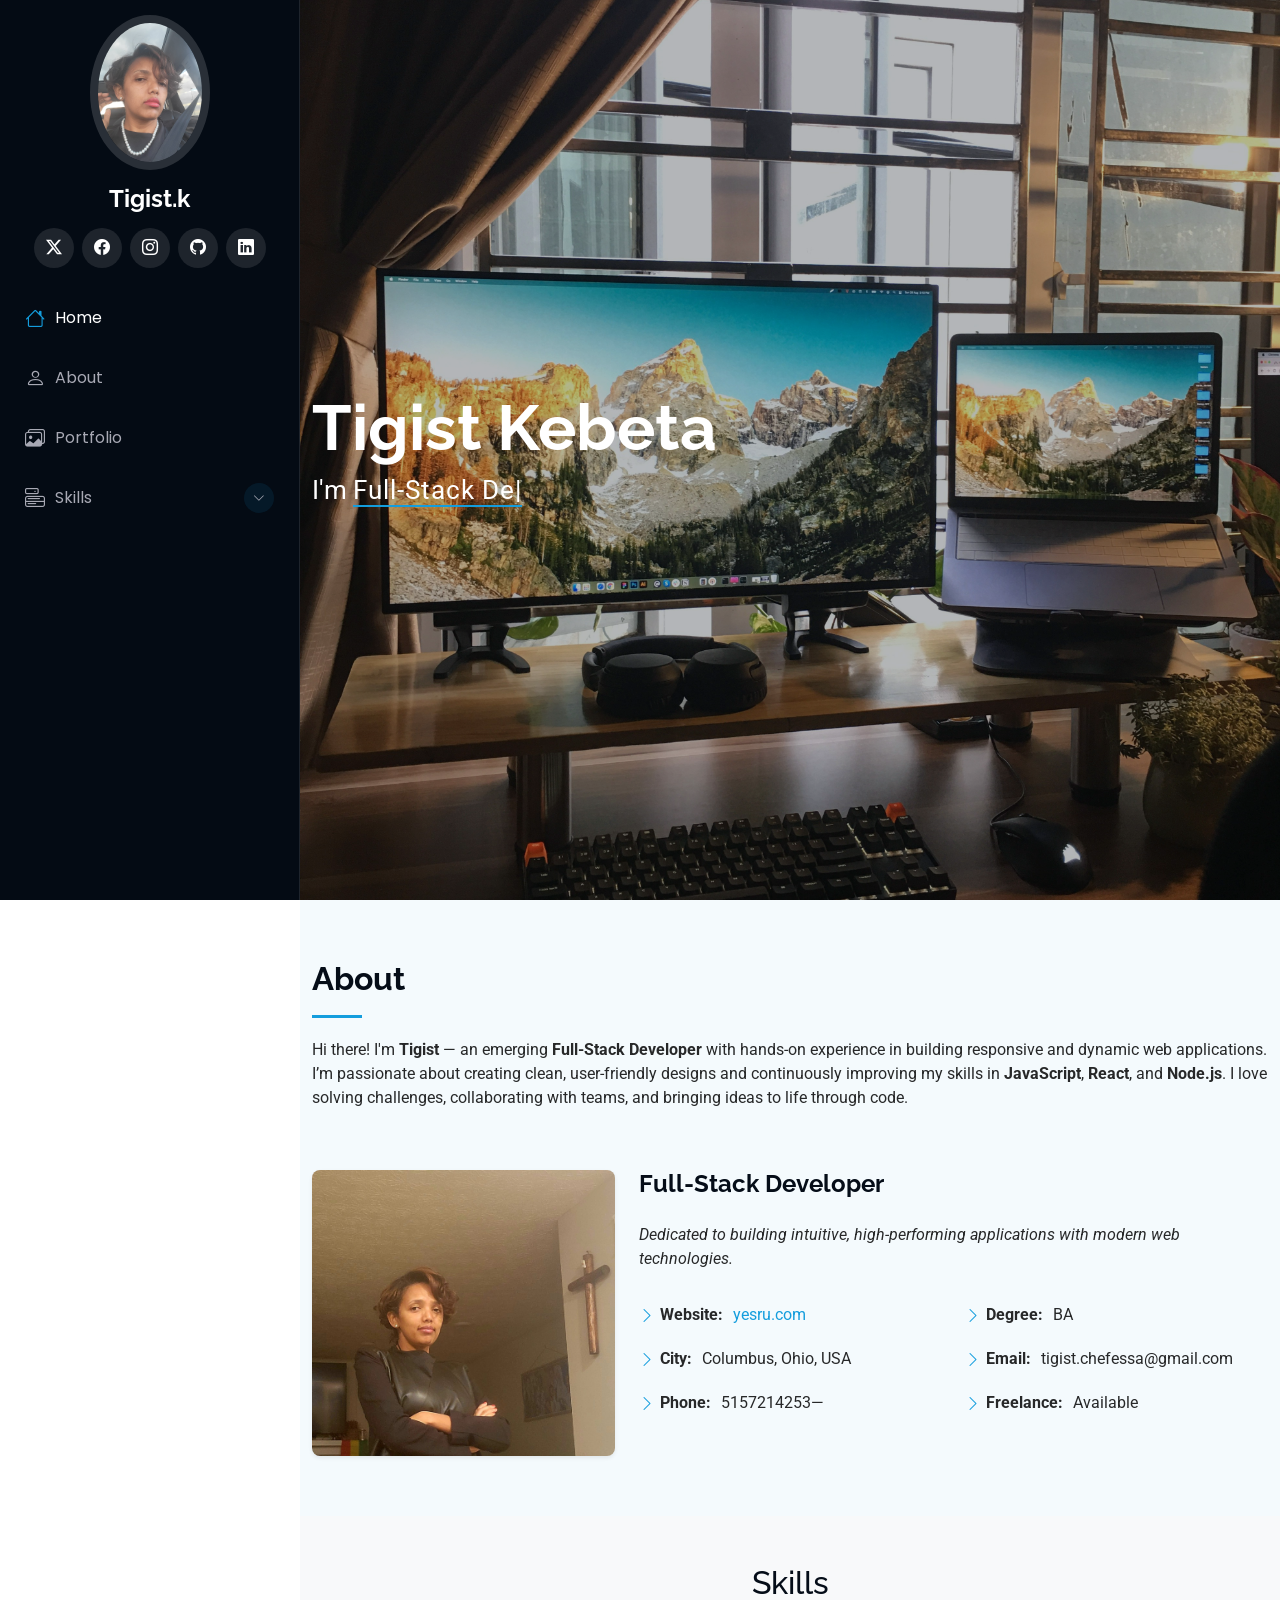
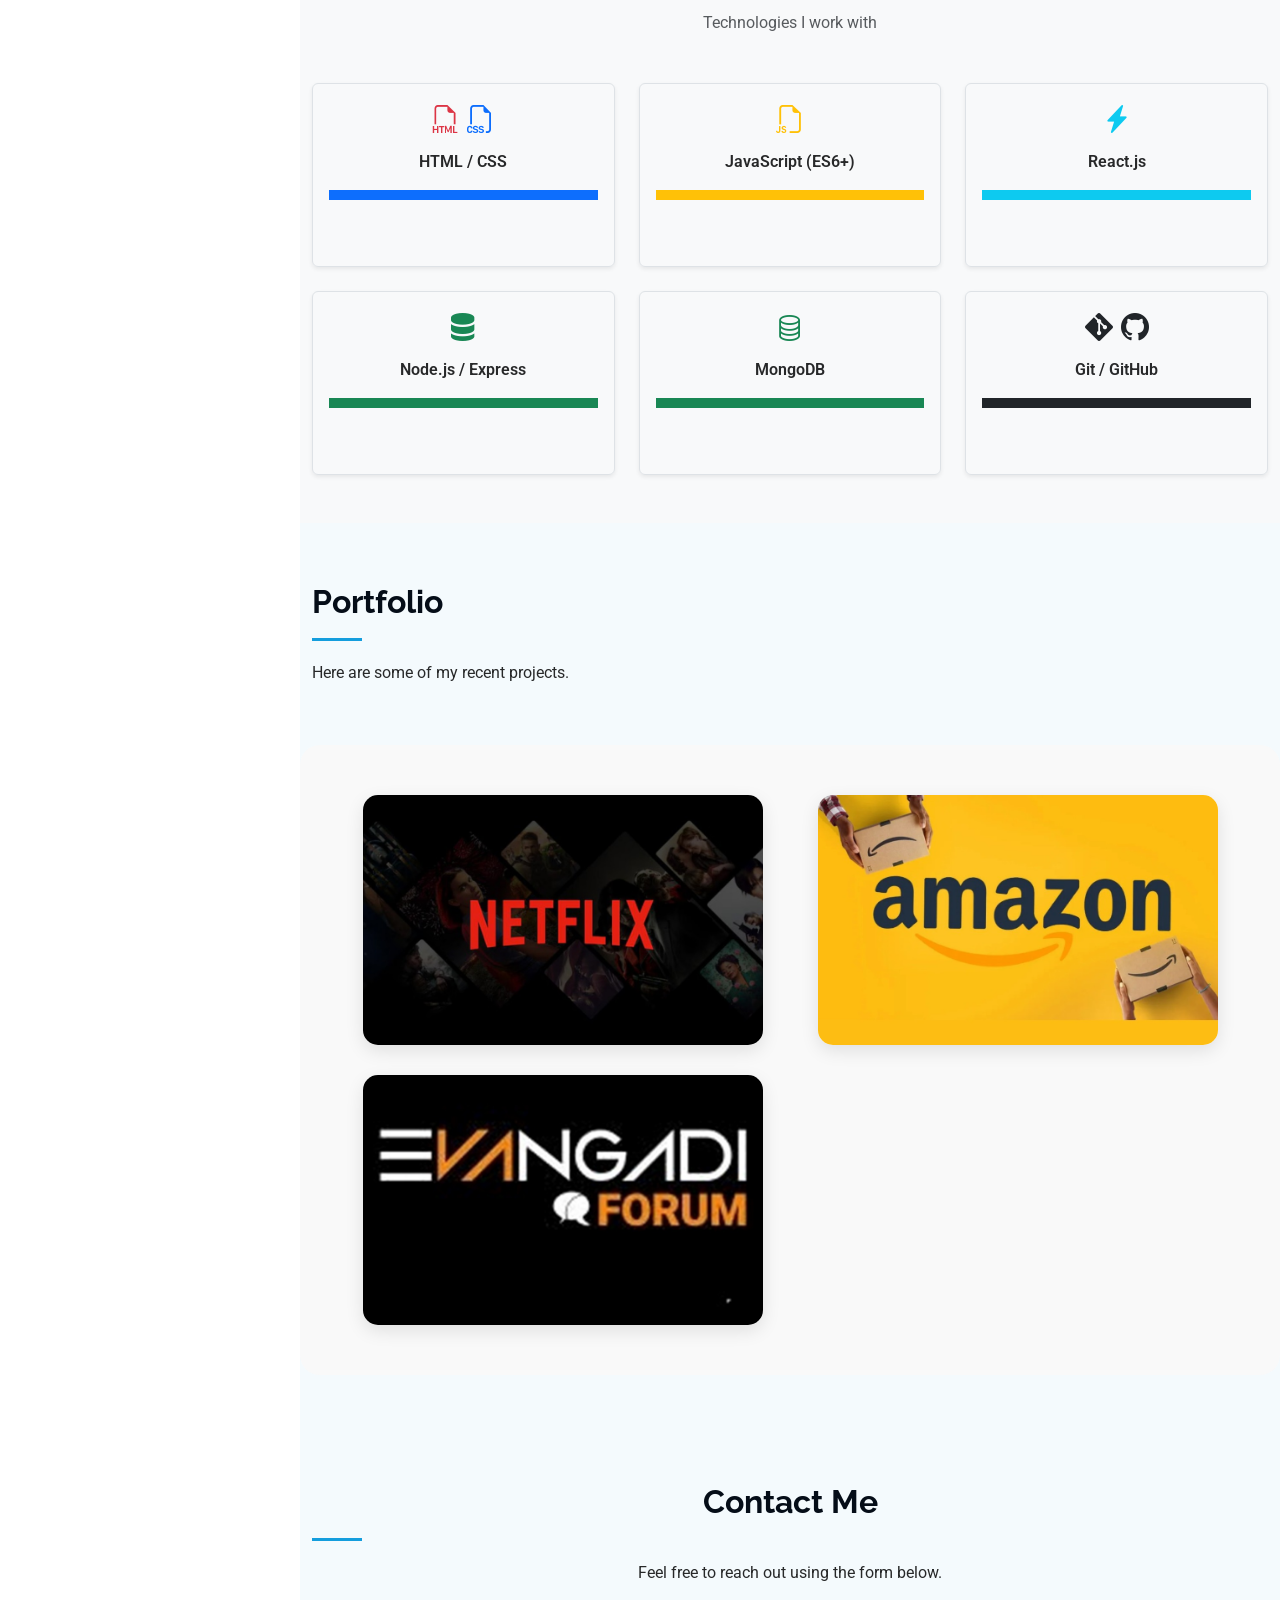
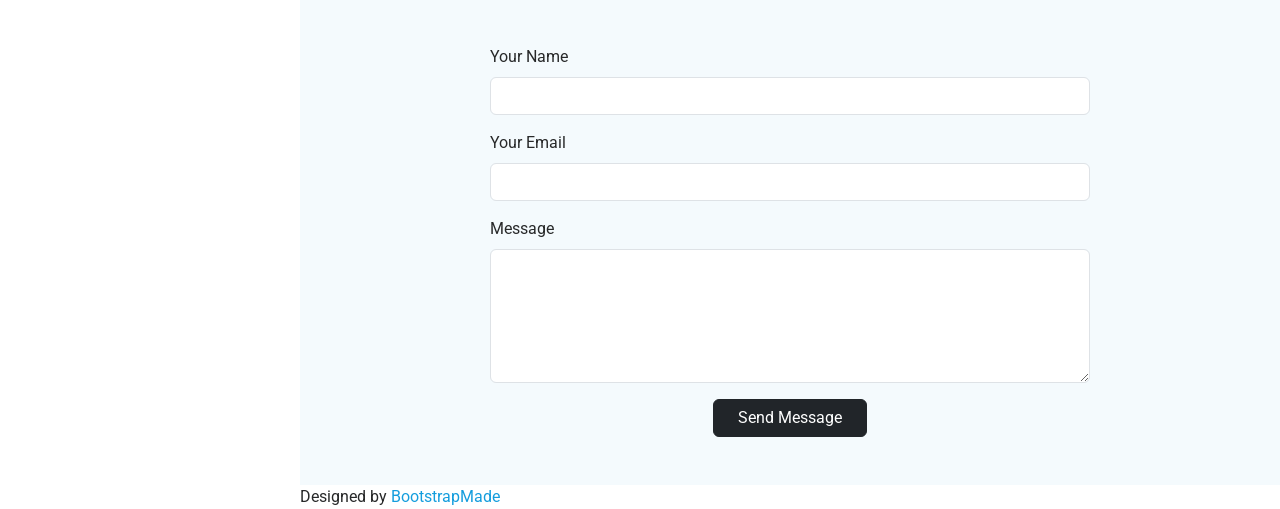
<file: MyportfolioWebsite/iPortfolio/index.html>
<!DOCTYPE html>
<html lang="en">

<head>
  <meta charset="utf-8">
  <meta content="width=device-width, initial-scale=1.0" name="viewport">
  <title>Tigist Kebeta | Web Developer Portfolio</title>

  <meta content="" name="description">
  <meta content="" name="keywords">

  <!-- Favicons -->
  <link href="assets/img/favicon.png" rel="icon">
  <link href="assets/img/apple-touch-icon.png" rel="apple-touch-icon">

  <!-- Fonts -->
  <link href="https://fonts.googleapis.com" rel="preconnect">
  <link href="https://fonts.gstatic.com" rel="preconnect" crossorigin>
  <link href="https://fonts.googleapis.com/css2?family=Roboto:ital,wght@0,100;0,300;0,400;0,500;0,700;0,900;1,100;1,300;1,400;1,500;1,700;1,900&family=Poppins:ital,wght@0,100;0,200;0,300;0,400;0,500;0,600;0,700;0,800;0,900;1,100;1,200;1,300;1,400;1,500;1,600;1,700;1,800;1,900&family=Raleway:ital,wght@0,100;0,200;0,300;0,400;0,500;0,600;0,700;0,800;0,900;1,100;1,200;1,300;1,400;1,500;1,600;1,700;1,800;1,900&display=swap" rel="stylesheet">

  <!-- Vendor CSS Files -->
  <link href="assets/vendor/bootstrap/css/bootstrap.min.css" rel="stylesheet">
  <link href="assets/vendor/bootstrap-icons/bootstrap-icons.css" rel="stylesheet">
  <link href="assets/vendor/aos/aos.css" rel="stylesheet">
  <link href="assets/vendor/glightbox/css/glightbox.min.css" rel="stylesheet">
  <link href="assets/vendor/swiper/swiper-bundle.min.css" rel="stylesheet">

  <!-- Main CSS File -->
  <link href="assets/css/main.css" rel="stylesheet">

  <!-- =======================================================
  * Template Name: iPortfolio
  * Template URL: https://bootstrapmade.com/iportfolio-bootstrap-portfolio-websites-template/
  * Updated: Jun 29 2024 with Bootstrap v5.3.3
  * Author: BootstrapMade.com
  * License: https://bootstrapmade.com/license/
  ======================================================== -->
</head>

<body class="index-page">

  <header id="header" class="header dark-background d-flex flex-column">
    <i class="header-toggle d-xl-none bi bi-list"></i>

    <div class="profile-img">
      <img src="./assets/img/7f327e6f-0f26-4b1b-972b-66f9a5561fa9.jpeg" alt="" class="img-fluid rounded-circle">
    </div>

    <a href="index.html" class="logo d-flex align-items-center justify-content-center">
      <!-- Uncomment the line below if you also wish to use an image logo -->
      <!-- <img src="assets/img/logo.png" alt=""> -->
      <h1 class="sitename">Tigist.k</h1>
    </a>

    <div class="social-links text-center">
      <a href="#" class="twitter"><i class="bi bi-twitter-x"></i></a>
      <a href="#" class="facebook"><i class="bi bi-facebook"></i></a>
      <a href="#" class="instagram"><i class="bi bi-instagram"></i></a>
     <a href="https://github.com/tg-kebeta" class="github">
  <i class="bi bi-github"></i>
</a>

       <a href="https://www.linkedin.com/in/tigistkebeta/" class="linkedin" target="_blank" title="Visit my LinkedIn">
  <i class="bi bi-linkedin"></i>
</a>
    </div>

    <nav id="navmenu" class="navmenu">
      <ul>
        <li><a href="#hero" class="active"><i class="bi bi-house navicon"></i>Home</a></li>
        <li><a href="#about"><i class="bi bi-person navicon"></i> About</a></li>
        <!-- <li><a href="#resume"><i class="bi bi-file-earmark-text navicon"></i> Resume</a></li> -->
        <li><a href="#portfolio"><i class="bi bi-images navicon"></i> Portfolio</a></li>
        <li class="dropdown"><a href="#"><i class="bi bi-menu-button navicon"></i> <span>Skills</span> <i class="bi bi-chevron-down toggle-dropdown"></i></a>
  <ul>
    <li><a href="#frontend">Frontend Development</a></li>
    <li><a href="#backend">Backend Development</a></li>
    <li><a href="#database">Database Integration</a></li>
    <li><a href="#deployment">Deployment & Hosting</a></li>
  </ul>
</li>

      </ul>
    </nav>

  </header>

  <main class="main">

    <!-- Hero Section -->
    <section id="hero" class="hero section  dark-background">

      <img src="./assets/img/big pic.jpg" alt="" data-aos="fade-in" class="">

      <div class="container" data-aos="fade-up" data-aos-delay="100">
  <h2>Tigist Kebeta</h2>
  <p>
    I'm
    <span
      class="typed"
      data-typed-items="Full-Stack Developer, Freelancer, Problem Solver, Tech Enthusiast"
    ></span>
    <span class="typed-cursor typed-cursor--blink" aria-hidden="true"></span>
  </p>
</div>


    </section><!-- /Hero Section -->

    <!-- About Section -->
    <!-- ===== About Section ===== -->
<section id="about" class="about section light-background">

  <!-- Section Title -->
  <div class="container section-title" data-aos="fade-up">
    <h2>About</h2>
    <p>
      Hi there! I'm <strong>Tigist</strong> — an emerging 
      <strong>Full-Stack Developer</strong> with hands-on experience in building responsive and dynamic web applications.
      I’m passionate about creating clean, user-friendly designs and continuously improving my skills in 
      <strong>JavaScript</strong>, <strong>React</strong>, and <strong>Node.js</strong>. 
      I love solving challenges, collaborating with teams, and bringing ideas to life through code.
    </p>
  </div>
  <!-- End Section Title -->

  <div class="container" data-aos="fade-up" data-aos-delay="100">
    <div class="row gy-4 justify-content-center">
      
      <!-- Profile Image -->
      <div class="col-lg-4">
        <img src="./assets/img/my2nd pic.jpeg" class="img-fluid rounded-3 shadow-sm" alt="Profile photo of Tigist" />
      </div>

      <!-- Info Content -->
      <div class="col-lg-8 content">
        <h2>Full-Stack Developer</h2>
        <p class="fst-italic py-3">
          Dedicated to building intuitive, high-performing applications with modern web technologies.
        </p>

        <div class="row">
          <div class="col-lg-6">
            <ul>
            <li><i class="bi bi-chevron-right"></i> <strong>Website:</strong> <a href="https://yesru.com" target="_blank">yesru.com</a></li>

              <li><i class="bi bi-chevron-right"></i> <strong>City:</strong> <span>Columbus, Ohio, USA</span></li>
              <li><i class="bi bi-chevron-right"></i> <strong>Phone:</strong> 5157214253<span>—</span></li>
            </ul>
          </div>

          <div class="col-lg-6">
            <ul>
              <li><i class="bi bi-chevron-right"></i> <strong>Degree:</strong> <span>BA</span></li>
              <li><i class="bi bi-chevron-right"></i> <strong>Email:</strong> <span>tigist.chefessa@gmail.com</span></li>
              <li><i class="bi bi-chevron-right"></i> <strong>Freelance:</strong> <span>Available</span></li>
            </ul>
          </div>
        </div>
      </div>
    </div>
  </div>

</section>
<!-- /About Section -->

      </div>

    

   <!-- ===== Skills Section ===== -->
<section id="skills" class="skills section py-5 bg-light">
  <div class="container text-center">
    <h2>Skills</h2>
    <p class="text-muted mb-4">Technologies I work with</p>

    <div class="row justify-content-center mt-4 g-4">
      <!-- HTML / CSS -->
      <div class="col-md-4">
        <div class="skill-box p-3 border rounded shadow-sm">
          <div class="d-flex align-items-center justify-content-center mb-2">
            <i class="bi bi-filetype-html fs-3 text-danger me-2"></i>
            <i class="bi bi-filetype-css fs-3 text-primary"></i>
          </div>
          <p class="fw-semibold">HTML / CSS</p>
          <div class="progress">
            <div class="progress-bar bg-primary" style="width: 100%"></div>
          </div>
        </div>
      </div>

      <!-- JavaScript -->
      <div class="col-md-4">
        <div class="skill-box p-3 border rounded shadow-sm">
          <div class="d-flex align-items-center justify-content-center mb-2">
            <i class="bi bi-filetype-js fs-3 text-warning"></i>
          </div>
          <p class="fw-semibold">JavaScript (ES6+)</p>
          <div class="progress">
            <div class="progress-bar bg-warning" style="width: 100%"></div>
          </div>
        </div>
      </div>

      <!-- React -->
      <div class="col-md-4">
        <div class="skill-box p-3 border rounded shadow-sm">
          <div class="d-flex align-items-center justify-content-center mb-2">
            <i class="bi bi-lightning-charge-fill fs-3 text-info"></i>
          </div>
          <p class="fw-semibold">React.js</p>
          <div class="progress">
            <div class="progress-bar bg-info" style="width: 100%"></div>
          </div>
        </div>
      </div>

      <!-- Node.js / Express -->
      <div class="col-md-4">
        <div class="skill-box p-3 border rounded shadow-sm">
          <div class="d-flex align-items-center justify-content-center mb-2">
            <i class="bi bi-server fs-3 text-success"></i>
          </div>
          <p class="fw-semibold">Node.js / Express</p>
          <div class="progress">
            <div class="progress-bar bg-success" style="width: 100%"></div>
          </div>
        </div>
      </div>

      <!-- MongoDB -->
      <div class="col-md-4">
        <div class="skill-box p-3 border rounded shadow-sm">
          <div class="d-flex align-items-center justify-content-center mb-2">
            <i class="bi bi-database fs-3 text-success"></i>
          </div>
          <p class="fw-semibold">MongoDB</p>
          <div class="progress">
            <div class="progress-bar bg-success" style="width: 100%"></div>
          </div>
        </div>
      </div>

      <!-- Git / GitHub -->
      <div class="col-md-4">
        <div class="skill-box p-3 border rounded shadow-sm">
          <div class="d-flex align-items-center justify-content-center mb-2">
            <i class="bi bi-git fs-3 text-dark me-2"></i>
            <i class="bi bi-github fs-3 text-dark"></i>
          </div>
          <p class="fw-semibold">Git / GitHub</p>
          <div class="progress">
            <div class="progress-bar bg-dark" style="width: 100%"></div>
          </div>
        </div>
      </div>
    </div>
  </div>
</section>

    </section><!-- /Skills Section -->

    <!-- Resume Section --><!-- Resume Section -->
<!-- <section id="resume" class="resume section light-background">
  <div class="container section-title" data-aos="fade-up">
    <h2>Resume</h2>
    <p>A quick overview of my education and professional experience.</p>
  </div>

  <div class="container">
    <div class="row gy-4">

     
      <div class="col-lg-6" data-aos="fade-up" data-aos-delay="100">
        <h3 class="resume-title">Education</h3>
        <div class="resume-item pb-0">
          <h4>Bachelor’s in Computer Science</h4>
          <h5>2020 - 2024</h5>
          <p><em>XYZ University</em></p>
          <p>Focused on software development, web technologies, and UI/UX design.</p>
        </div>
      </div>

    
      <div class="col-lg-6" data-aos="fade-up" data-aos-delay="200">
        <h3 class="resume-title">Experience</h3>
        <div class="resume-item pb-0">
          <h4>Frontend Developer Intern</h4>
          <h5>2024 - Present</h5>
          <p><em>ABC Tech Solutions</em></p>
          <ul>
            <li>Built and maintained responsive websites using React and CSS.</li>
            <li>Collaborated with backend teams to integrate REST APIs.</li>
            <li>Improved UI accessibility and performance across pages.</li>
          </ul>
        </div>
      </div>

    </div>
  </div>
</section> -->

            </div><!-- Edn Resume Item -->

          </div>

        </div>

      </div>

    </section><!-- /Resume Section -->

   <!-- Portfolio Section -->
<section id="portfolio" class="portfolio section light-background">
  <div class="container section-title" data-aos="fade-up">
    <h2>Portfolio</h2>
    <p>Here are some of my recent projects.</p>
  </div>

  
  <div class="portfolio-grid">
  <a href="https://tg-kebeta.github.io/Netflix--clone-2025" target="_blank" class="portfolio-item">
    <img src="assets/img/netflix-clone 2nd png.jpeg" alt="Netflix Project">
  </a>

  <a href="https://clone-25510.web.app/" target="_blank" class="portfolio-item">
    <img src="assets/img/amazon2nd.png" alt="Amazon Project">
  </a>

  <a href="https://evangadi-fourm-frontend-phi.vercel.app/" target="_blank" class="portfolio-item">
    <img src="assets/img/evangadi 2 .png" alt="Evangadi Project">
  </a>
</div>



</section>


<section id="contact" class="contact section light-background py-5">
  <div class="container section-title text-center" data-aos="fade-up">
    <h2>Contact Me</h2>
    <p>Feel free to reach out using the form below.</p>
  </div>

  <div class="container" data-aos="fade-up" data-aos-delay="100">
    <form
      action="https://formspree.io/f/xdkpzpov"
      method="POST"
      class="mx-auto"
      style="max-width: 600px;"
    >
      <div class="mb-3">
        <label for="name" class="form-label">Your Name</label>
        <input type="text" name="name" class="form-control" id="name" required />
      </div>

      <div class="mb-3">
        <label for="email" class="form-label">Your Email</label>
        <input type="email" name="email" class="form-control" id="email" required />
      </div>

      <div class="mb-3">
        <label for="message" class="form-label">Message</label>
        <textarea
          name="message"
          class="form-control"
          id="message"
          rows="5"
          required
        ></textarea>
      </div>

      <div class="text-center">
        <button type="submit" class="btn btn-dark px-4">Send Message</button>
      </div>
    </form>

    <!-- ✅ Place the script right below the form -->
    <script>
      const form = document.querySelector("form");

      form.addEventListener("submit", async (e) => {
        e.preventDefault();

        const formData = new FormData(form);

        try {
          const response = await fetch(form.action, {
            method: "POST",
            body: formData,
            headers: { Accept: "application/json" },
          });

          if (response.ok) {
            alert("✅ Thank you for your message! I’ll get back to you soon.");
            form.reset();
          } else {
            alert("❌ Oops! Something went wrong. Please try again later.");
          }
        } catch (error) {
          alert("❌ Network error. Please try again later.");
        }
      });
    </script>
  </div>
</section>

        <!-- All the links in the footer should remain intact. -->
        <!-- You can delete the links only if you've purchased the pro version. -->
        <!-- Licensing information: https://bootstrapmade.com/license/ -->
        <!-- Purchase the pro version with working PHP/AJAX contact form: [buy-url] -->
        Designed by <a href="https://bootstrapmade.com/">BootstrapMade</a>
      </div>
    </div>

  </footer>

  <!-- Scroll Top -->
  <a href="#" id="scroll-top" class="scroll-top d-flex align-items-center justify-content-center"><i class="bi bi-arrow-up-short"></i></a>

  <!-- Preloader -->
  <div id="preloader"></div>

  <!-- Vendor JS Files -->
  <script src="assets/vendor/bootstrap/js/bootstrap.bundle.min.js"></script>
  <script src="assets/vendor/php-email-form/validate.js"></script>
  <script src="assets/vendor/aos/aos.js"></script>
  <script src="assets/vendor/typed.js/typed.umd.js"></script>
  <script src="assets/vendor/purecounter/purecounter_vanilla.js"></script>
  <script src="assets/vendor/waypoints/noframework.waypoints.js"></script>
  <script src="assets/vendor/glightbox/js/glightbox.min.js"></script>
  <script src="assets/vendor/imagesloaded/imagesloaded.pkgd.min.js"></script>
  <script src="assets/vendor/isotope-layout/isotope.pkgd.min.js"></script>
  <script src="assets/vendor/swiper/swiper-bundle.min.js"></script>

  <!-- Main JS File -->
  <script src="assets/js/main.js"></script>

</body>

</html>
</file>
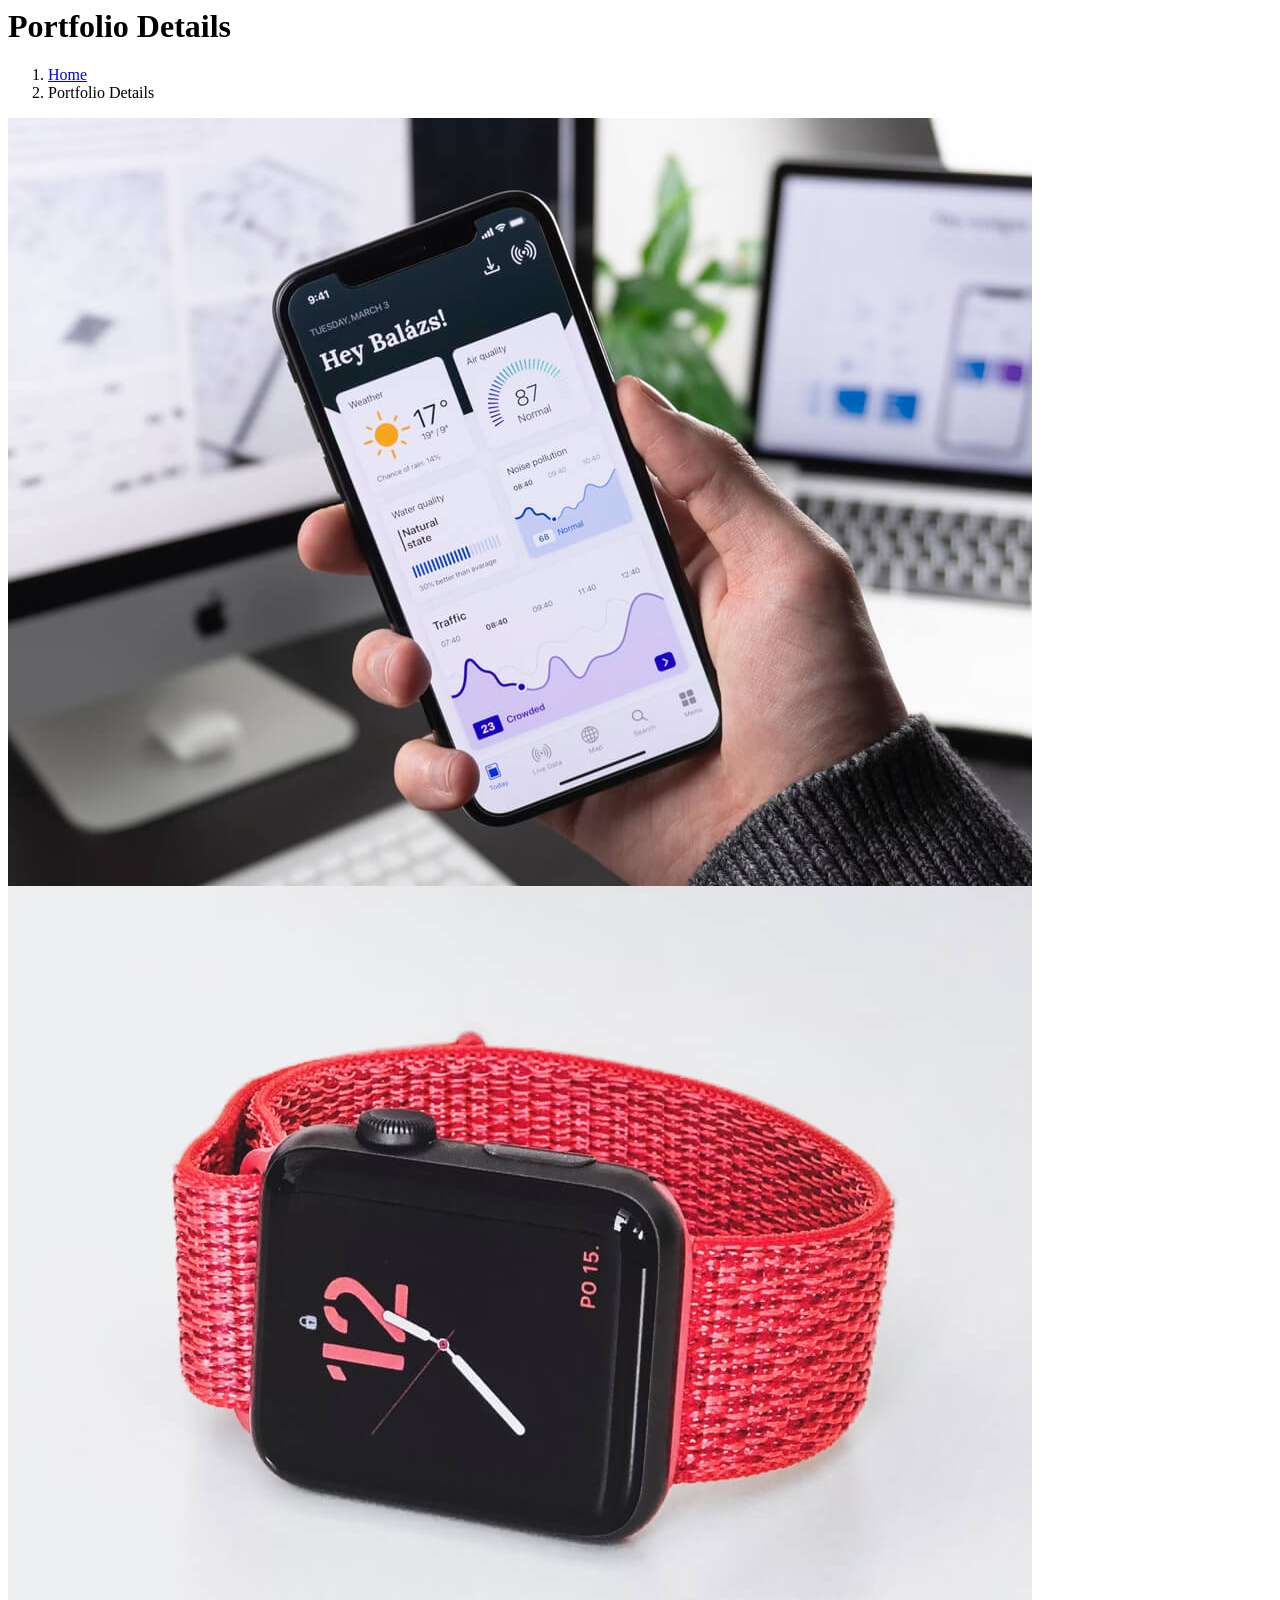
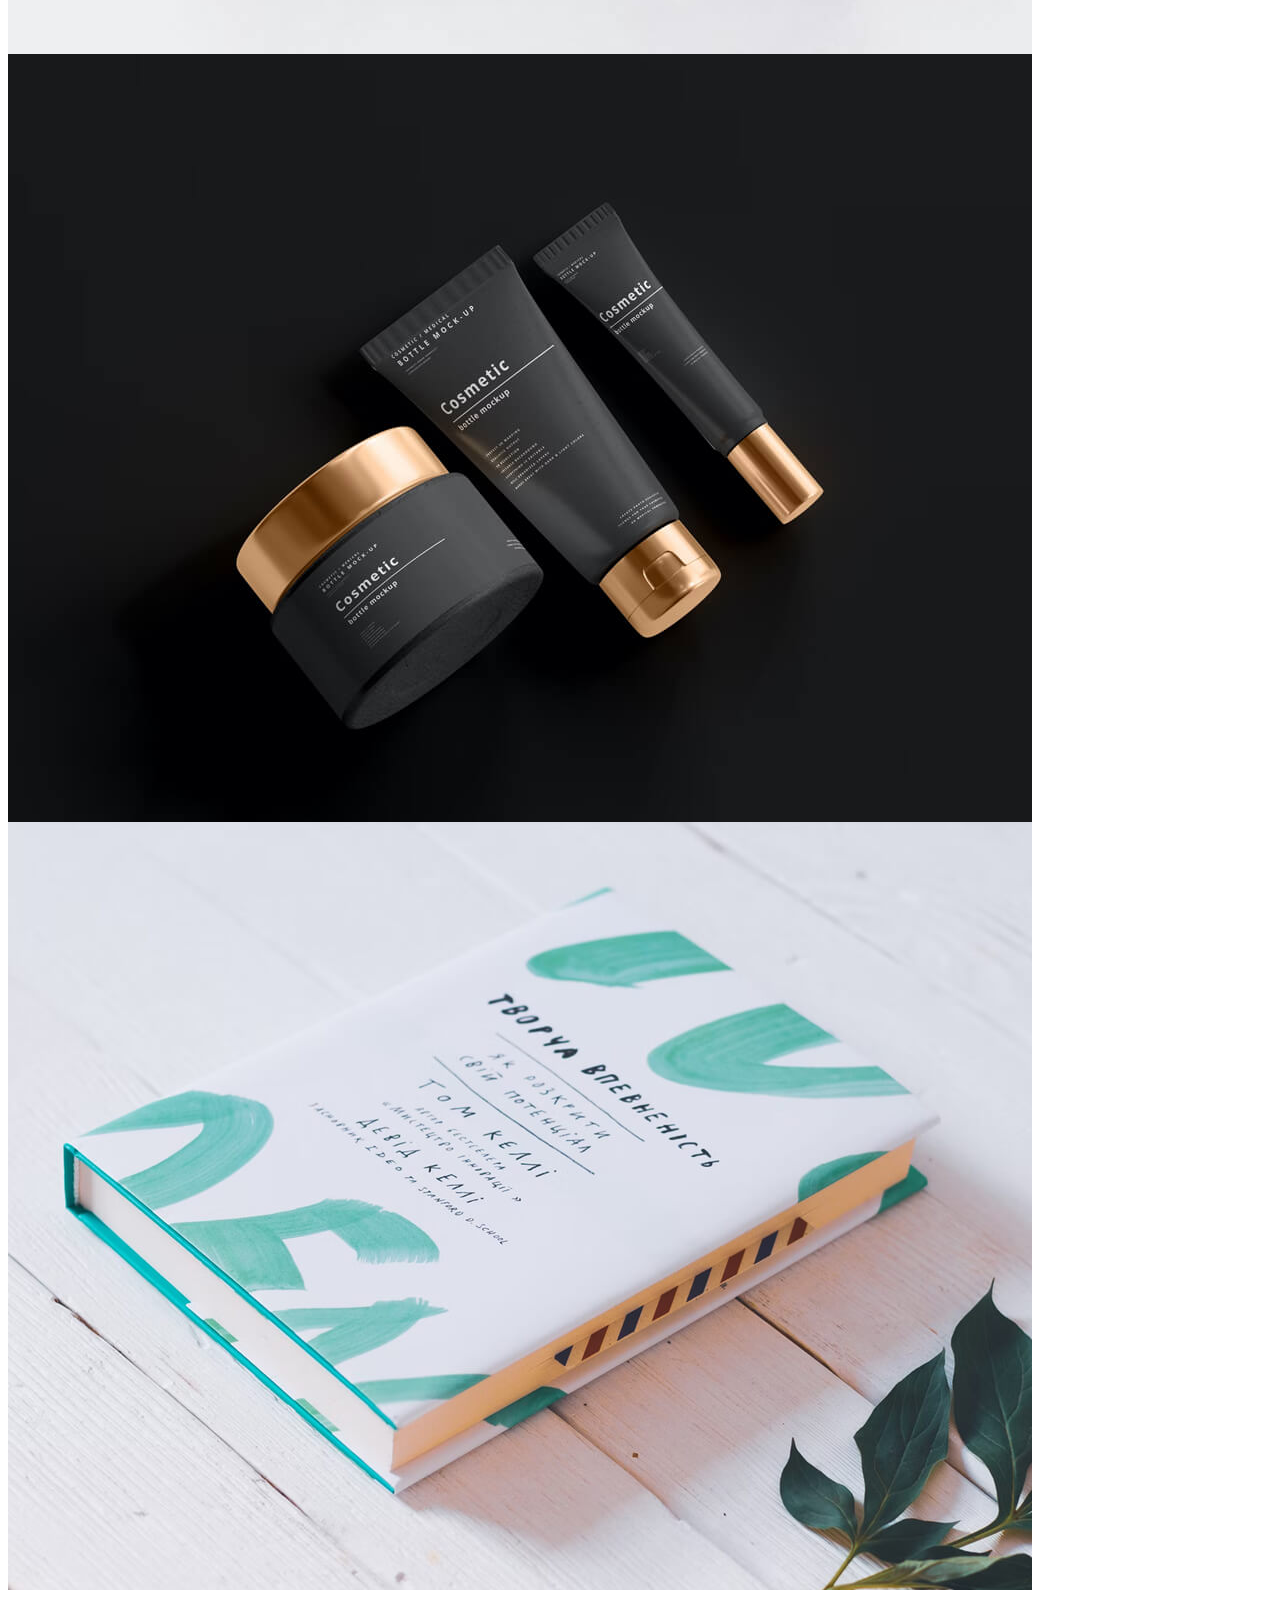
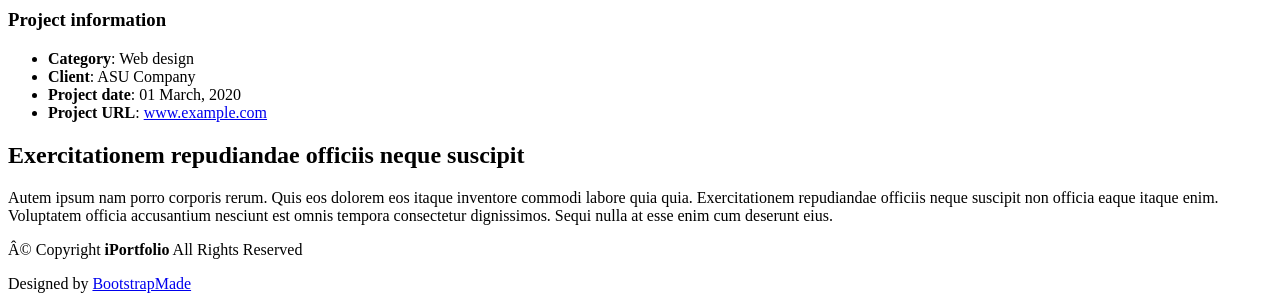
<file: MyportfolioWebsite/iPortfolio/portfolio-details.html>
<!-- <!DOCTYPE html>
<html lang="en">

<head>
  <meta charset="utf-8">
  <meta content="width=device-width, initial-scale=1.0" name="viewport">
  <title>Portfolio Details - iPortfolio Bootstrap Template</title>
  <meta content="" name="description">
  <meta content="" name="keywords">


  <link href="assets/img/favicon.png" rel="icon">
  <link href="assets/img/apple-touch-icon.png" rel="apple-touch-icon">

  
  <link href="https://fonts.googleapis.com" rel="preconnect">
  <link href="https://fonts.gstatic.com" rel="preconnect" crossorigin>
  <link href="https://fonts.googleapis.com/css2?family=Roboto:ital,wght@0,100;0,300;0,400;0,500;0,700;0,900;1,100;1,300;1,400;1,500;1,700;1,900&family=Poppins:ital,wght@0,100;0,200;0,300;0,400;0,500;0,600;0,700;0,800;0,900;1,100;1,200;1,300;1,400;1,500;1,600;1,700;1,800;1,900&family=Raleway:ital,wght@0,100;0,200;0,300;0,400;0,500;0,600;0,700;0,800;0,900;1,100;1,200;1,300;1,400;1,500;1,600;1,700;1,800;1,900&display=swap" rel="stylesheet"> -->

  
  <!-- <link href="assets/vendor/bootstrap/css/bootstrap.min.css" rel="stylesheet">
  <link href="assets/vendor/bootstrap-icons/bootstrap-icons.css" rel="stylesheet">
  <link href="assets/vendor/aos/aos.css" rel="stylesheet">
  <link href="assets/vendor/glightbox/css/glightbox.min.css" rel="stylesheet">
  <link href="assets/vendor/swiper/swiper-bundle.min.css" rel="stylesheet">

  
  <link href="assets/css/main.css" rel="stylesheet"> -->

  <!-- =======================================================
  * Template Name: iPortfolio
  * Template URL: https://bootstrapmade.com/iportfolio-bootstrap-portfolio-websites-template/
  * Updated: Jun 29 2024 with Bootstrap v5.3.3
  * Author: BootstrapMade.com
  * License: https://bootstrapmade.com/license/
  ======================================================== -->
</head>

<!-- <body class="portfolio-details-page">

  <header id="header" class="header dark-background d-flex flex-column">
    <i class="header-toggle d-xl-none bi bi-list"></i>

    <div class="profile-img">
      <img src="assets/img/code Bg.jpg" alt="" class="img-fluid rounded-circle">
    </div>

    <a href="index.html" class="logo d-flex align-items-center justify-content-center"> -->
      <!-- Uncomment the line below if you also wish to use an image logo -->
      <!-- <img src="assets/img/logo.png" alt=""> -->
      <!-- <h1 class="sitename">Tigist k</h1>
    </a> -->

    <!-- <div class="social-links text-center">
      <a href="#" class="twitter"><i class="bi bi-twitter-x"></i></a>
      <a href="#" class="facebook"><i class="bi bi-facebook"></i></a>
      <a href="#" class="instagram"><i class="bi bi-instagram"></i></a>
     <a href="https://github.com/Tg-kebeta" class="github">
  <i class="bi bi-github"></i>
</a>

      <a href="https://www.linkedin.com/in/Tigist-Kebeta" class="linkedin" target="_blank" title="Visit my LinkedIn">
  <i class="bi bi-linkedin"></i>
</a>

    </div>

    <nav id="navmenu" class="navmenu">
      <ul>
        <li><a href="#hero"><i class="bi bi-house navicon"></i>Home</a></li>
        <li><a href="#about"><i class="bi bi-person navicon"></i> About</a></li>
        <li><a href="#resume"><i class="bi bi-file-earmark-text navicon"></i> Resume</a></li>
        <li><a href="#portfolio"><i class="bi bi-images navicon"></i> Portfolio</a></li>
        <li><a href="#services"><i class="bi bi-hdd-stack navicon"></i> Services</a></li>
        <li class="dropdown"><a href="#"><i class="bi bi-menu-button navicon"></i> <span>Dropdown</span> <i class="bi bi-chevron-down toggle-dropdown"></i></a>
          <ul>
            <li><a href="#">Dropdown 1</a></li>
            <li class="dropdown"><a href="#"><span>Deep Dropdown</span> <i class="bi bi-chevron-down toggle-dropdown"></i></a>
              <ul>
                <li><a href="#">Deep Dropdown 1</a></li>
                <li><a href="#">Deep Dropdown 2</a></li>
                <li><a href="#">Deep Dropdown 3</a></li>
                <li><a href="#">Deep Dropdown 4</a></li>
                <li><a href="#">Deep Dropdown 5</a></li>
              </ul>
            </li>
            <li><a href="#">Dropdown 2</a></li>
            <li><a href="#">Dropdown 3</a></li>
            <li><a href="#">Dropdown 4</a></li>
          </ul>
        </li>
        <li><a href="#contact"><i class="bi bi-envelope navicon"></i> Contact</a></li>
      </ul>
    </nav>

  </header>

  <main class="main"> -->

    <!-- Page Title -->
    <div class="page-title dark-background">
      <div class="container d-lg-flex justify-content-between align-items-center">
        <h1 class="mb-2 mb-lg-0">Portfolio Details</h1>
        <nav class="breadcrumbs">
          <ol>
            <li><a href="index.html">Home</a></li>
            <li class="current">Portfolio Details</li>
          </ol>
        </nav>
      </div>
    </div><!-- End Page Title -->

    <!-- Portfolio Details Section -->
    <section id="portfolio-details" class="portfolio-details section">

      <div class="container" data-aos="fade-up" data-aos-delay="100">

        <div class="row gy-4">

          <div class="col-lg-8">
            <div class="portfolio-details-slider swiper init-swiper">

              <script type="application/json" class="swiper-config">
                {
                  "loop": true,
                  "speed": 600,
                  "autoplay": {
                    "delay": 5000
                  },
                  "slidesPerView": "auto",
                  "pagination": {
                    "el": ".swiper-pagination",
                    "type": "bullets",
                    "clickable": true
                  }
                }
              </script>

              <div class="swiper-wrapper align-items-center">

                <div class="swiper-slide">
                  <img src="assets/img/portfolio/app-1.jpg" alt="">
                </div>

                <div class="swiper-slide">
                  <img src="assets/img/portfolio/product-1.jpg" alt="">
                </div>

                <div class="swiper-slide">
                  <img src="assets/img/portfolio/branding-1.jpg" alt="">
                </div>

                <div class="swiper-slide">
                  <img src="assets/img/portfolio/books-1.jpg" alt="">
                </div>

              </div>
              <div class="swiper-pagination"></div>
            </div>
          </div>

          <div class="col-lg-4">
            <div class="portfolio-info" data-aos="fade-up" data-aos-delay="200">
              <h3>Project information</h3>
              <ul>
                <li><strong>Category</strong>: Web design</li>
                <li><strong>Client</strong>: ASU Company</li>
                <li><strong>Project date</strong>: 01 March, 2020</li>
                <li><strong>Project URL</strong>: <a href="#">www.example.com</a></li>
              </ul>
            </div>
            <div class="portfolio-description" data-aos="fade-up" data-aos-delay="300">
              <h2>Exercitationem repudiandae officiis neque suscipit</h2>
              <p>
                Autem ipsum nam porro corporis rerum. Quis eos dolorem eos itaque inventore commodi labore quia quia. Exercitationem repudiandae officiis neque suscipit non officia eaque itaque enim. Voluptatem officia accusantium nesciunt est omnis tempora consectetur dignissimos. Sequi nulla at esse enim cum deserunt eius.
              </p>
            </div>
          </div>

        </div>

      </div>

    </section><!-- /Portfolio Details Section -->

  </main>

  <footer id="footer" class="footer position-relative light-background">

    <div class="container">
      <div class="copyright text-center ">
        <p>© <span>Copyright</span> <strong class="px-1 sitename">iPortfolio</strong> <span>All Rights Reserved</span></p>
      </div>
      <div class="credits">
        <!-- All the links in the footer should remain intact. -->
        <!-- You can delete the links only if you've purchased the pro version. -->
        <!-- Licensing information: https://bootstrapmade.com/license/ -->
        <!-- Purchase the pro version with working PHP/AJAX contact form: [buy-url] -->
        Designed by <a href="https://bootstrapmade.com/">BootstrapMade</a>
      </div>
    </div>

  </footer>

  <!-- Scroll Top -->
  <a href="#" id="scroll-top" class="scroll-top d-flex align-items-center justify-content-center"><i class="bi bi-arrow-up-short"></i></a>

  <!-- Preloader -->
  <div id="preloader"></div>

  <!-- Vendor JS Files -->
  <script src="assets/vendor/bootstrap/js/bootstrap.bundle.min.js"></script>
  <script src="assets/vendor/php-email-form/validate.js"></script>
  <script src="assets/vendor/aos/aos.js"></script>
  <script src="assets/vendor/typed.js/typed.umd.js"></script>
  <script src="assets/vendor/purecounter/purecounter_vanilla.js"></script>
  <script src="assets/vendor/waypoints/noframework.waypoints.js"></script>
  <script src="assets/vendor/glightbox/js/glightbox.min.js"></script>
  <script src="assets/vendor/imagesloaded/imagesloaded.pkgd.min.js"></script>
  <script src="assets/vendor/isotope-layout/isotope.pkgd.min.js"></script>
  <script src="assets/vendor/swiper/swiper-bundle.min.js"></script>

  <!-- Main JS File -->
  <script src="assets/js/main.js"></script>

</body>

</html>
</file>
<file: MyportfolioWebsite/iPortfolio/assets/css/main.css>
/**
* Template Name: iPortfolio
* Template URL: https://bootstrapmade.com/iportfolio-bootstrap-portfolio-websites-template/
* Updated: Jun 29 2024 with Bootstrap v5.3.3
* Author: BootstrapMade.com
* License: https://bootstrapmade.com/license/
*/

/*--------------------------------------------------------------
# Font & Color Variables
# Help: https://bootstrapmade.com/color-system/
--------------------------------------------------------------*/
/* Fonts */
:root {
  --default-font: "Roboto",  system-ui, -apple-system, "Segoe UI", Roboto, "Helvetica Neue", Arial, "Noto Sans", "Liberation Sans", sans-serif, "Apple Color Emoji", "Segoe UI Emoji", "Segoe UI Symbol", "Noto Color Emoji";
  --heading-font: "Raleway",  sans-serif;
  --nav-font: "Poppins",  sans-serif;
}

/* Global Colors - The following color variables are used throughout the website. Updating them here will change the color scheme of the entire website */
:root { 
  --background-color: #ffffff; /* Background color for the entire website, including individual sections */
  --default-color: #272829; /* Default color used for the majority of the text content across the entire website */
  --heading-color: #050d18; /* Color for headings, subheadings and title throughout the website */
  --accent-color: #149ddd; /* Accent color that represents your brand on the website. It's used for buttons, links, and other elements that need to stand out */
  --surface-color: #ffffff; /* The surface color is used as a background of boxed elements within sections, such as cards, icon boxes, or other elements that require a visual separation from the global background. */
  --contrast-color: #ffffff; /* Contrast color for text, ensuring readability against backgrounds of accent, heading, or default colors. */
}

/* Nav Menu Colors - The following color variables are used specifically for the navigation menu. They are separate from the global colors to allow for more customization options */
:root {
  --nav-color: #a8a9b4;  /* The default color of the main navmenu links */
  --nav-hover-color: #ffffff; /* Applied to main navmenu links when they are hovered over or active */
  --nav-mobile-background-color: #040b14; /* Used as the background color for mobile navigation menu */
  --nav-dropdown-background-color: #040b14; /* Used as the background color for dropdown items that appear when hovering over primary navigation items */
  --nav-dropdown-color: #a8a9b4; /* Used for navigation links of the dropdown items in the navigation menu. */
  --nav-dropdown-hover-color: #ffffff; /* Similar to --nav-hover-color, this color is applied to dropdown navigation links when they are hovered over. */
}

/* Color Presets - These classes override global colors when applied to any section or element, providing reuse of the sam color scheme. */

.light-background {
  --background-color: #f4fafd;
  --surface-color: #ffffff;
}

.dark-background {
  --background-color: #040b14;
  --default-color: #ffffff;
  --heading-color: #ffffff;
  --surface-color: #151f2b;
  --contrast-color: #ffffff;
}

/* Smooth scroll */
:root {
  scroll-behavior: smooth;
}

/*--------------------------------------------------------------
# General Styling & Shared Classes
--------------------------------------------------------------*/
body {
  color: var(--default-color);
  background-color: var(--background-color);
  font-family: var(--default-font);
}

a {
  color: var(--accent-color);
  text-decoration: none;
  transition: 0.3s;
}

a:hover {
  color: color-mix(in srgb, var(--accent-color), transparent 25%);
  text-decoration: none;
}

h1,
h2,
h3,
h4,
h5,
h6 {
  color: var(--heading-color);
  font-family: var(--heading-font);
}

/* PHP Email Form Messages
------------------------------*/
.php-email-form .error-message {
  display: none;
  background: #df1529;
  color: #ffffff;
  text-align: left;
  padding: 15px;
  margin-bottom: 24px;
  font-weight: 600;
}

.php-email-form .sent-message {
  display: none;
  color: #ffffff;
  background: #059652;
  text-align: center;
  padding: 15px;
  margin-bottom: 24px;
  font-weight: 600;
}

.php-email-form .loading {
  display: none;
  background: var(--surface-color);
  text-align: center;
  padding: 15px;
  margin-bottom: 24px;
}

.php-email-form .loading:before {
  content: "";
  display: inline-block;
  border-radius: 50%;
  width: 24px;
  height: 24px;
  margin: 0 10px -6px 0;
  border: 3px solid var(--accent-color);
  border-top-color: var(--surface-color);
  animation: php-email-form-loading 1s linear infinite;
}

@keyframes php-email-form-loading {
  0% {
    transform: rotate(0deg);
  }

  100% {
    transform: rotate(360deg);
  }
}

/*--------------------------------------------------------------
# Global Header
--------------------------------------------------------------*/
.header {
  color: var(--default-color);
  background-color: var(--background-color);
  position: fixed;
  top: 0;
  left: 0;
  bottom: 0;
  padding: 0 15px;
  width: 300px;
  transition: all ease-in-out 0.3s;
  overflow-y: auto;
  z-index: 997;
  border-right: 1px solid color-mix(in srgb, var(--default-color), transparent 90%);
}

.header .profile-img img {
  margin: 15px auto;
  display: block;
  width: 120px;
  border: 8px solid color-mix(in srgb, var(--default-color), transparent 85%);
}

.header .logo {
  line-height: 1;
  margin-bottom: 15px;
}

.header .logo img {
  max-height: 32px;
  margin-right: 8px;
}

.header .logo h1 {
  font-size: 24px;
  margin: 0;
  font-weight: 700;
  color: var(--heading-color);
}

.header .social-links {
  margin: 0 0 20px 0;
}

.header .social-links a {
  font-size: 16px;
  display: inline-flex;
  align-items: center;
  justify-content: center;
  background: color-mix(in srgb, var(--default-color), transparent 90%);
  color: var(--default-color);
  margin: 0 2px;
  border-radius: 50%;
  text-align: center;
  width: 40px;
  height: 40px;
  transition: 0.3s;
}

.header .social-links a:hover {
  color: var(--contrast-color);
  background: var(--accent-color);
}

@media (min-width: 1200px) {

  .header~main,
  .header~#footer {
    margin-left: 300px;
  }
}

@media (max-width: 1199px) {
  .header {
    left: -100%;
  }
}

.header.header-show {
  left: 0;
}

.header .header-toggle {
  color: var(--contrast-color);
  background-color: var(--accent-color);
  font-size: 22px;
  display: flex;
  align-items: center;
  justify-content: center;
  width: 40px;
  height: 40px;
  border-radius: 50%;
  cursor: pointer;
  position: fixed;
  top: 15px;
  right: 15px;
  z-index: 9999;
  transition: background-color 0.3s;
}

.header .header-toggle:hover {
  color: var(--contrast-color);
  background-color: color-mix(in srgb, var(--accent-color) 90%, white 15%);
}

/*--------------------------------------------------------------
# Navigation Menu
--------------------------------------------------------------*/
.mobile-nav-toggle {
  display: none;
}

.navmenu {
  padding: 0;
  z-index: 9997;
}

.navmenu ul {
  list-style: none;
  padding: 0 0 20px 0;
  margin: 0;
}

.navmenu a,
.navmenu a:focus {
  color: var(--nav-color);
  padding: 15px 10px;
  font-family: var(--nav-font);
  font-size: 16px;
  font-weight: 400;
  display: flex;
  align-items: center;
  white-space: nowrap;
  transition: 0.3s;
  width: 100%;
}

.navmenu a .navicon,
.navmenu a:focus .navicon {
  font-size: 20px;
  margin-right: 10px;
}

.navmenu a .toggle-dropdown,
.navmenu a:focus .toggle-dropdown {
  font-size: 12px;
  line-height: 0;
  margin-left: auto;
  width: 30px;
  height: 30px;
  display: flex;
  align-items: center;
  justify-content: center;
  border-radius: 50%;
  transition: 0.3s;
  flex-shrink: 0;
  background-color: color-mix(in srgb, var(--accent-color), transparent 90%);
}

.navmenu a .toggle-dropdown:hover,
.navmenu a:focus .toggle-dropdown:hover {
  background-color: var(--accent-color);
  color: var(--contrast-color);
}

.navmenu a:hover,
.navmenu .active,
.navmenu .active:focus {
  color: var(--nav-hover-color);
}

.navmenu a:hover .navicon,
.navmenu .active .navicon,
.navmenu .active:focus .navicon {
  color: var(--accent-color);
}

.navmenu .active .toggle-dropdown,
.navmenu .active:focus .toggle-dropdown {
  background-color: var(--accent-color);
  color: var(--contrast-color);
  transform: rotate(180deg);
}

.navmenu .dropdown {
  display: block;
}

.navmenu .dropdown a,
.navmenu .dropdown a:focus {
  color: --nav-dropdown-color;
}

.navmenu .dropdown a:hover,
.navmenu .dropdown .active,
.navmenu .dropdown .active:focus {
  color: var(--nav-dropdown-hover-color);
}

.navmenu .dropdown ul {
  position: static;
  display: none;
  z-index: 99;
  padding: 5px 10px;
  margin: 5px 10px;
  background-color: var(--nav-dropdown-background-color);
  border: 1px solid color-mix(in srgb, var(--default-color), transparent 90%);
  box-shadow: none;
  transition: all 0.5s ease-in-out;
}

.navmenu .dropdown ul ul {
  background-color: rgba(33, 37, 41, 0.1);
}

.navmenu .dropdown>.dropdown-active {
  display: block;
  background-color: rgba(33, 37, 41, 0.03);
}

/*--------------------------------------------------------------
# Global Footer
--------------------------------------------------------------*/
.footer {
  color: var(--default-color);
  background-color: var(--background-color);
  font-size: 14px;
  padding: 40px 0;
  position: relative;
  border-top: 1px solid color-mix(in srgb, var(--default-color), transparent 90%);
}

.footer .copyright p {
  margin-bottom: 0;
}

.footer .credits {
  margin-top: 4px;
  font-size: 13px;
  text-align: center;
}

/*--------------------------------------------------------------
# Preloader
--------------------------------------------------------------*/
#preloader {
  position: fixed;
  inset: 0;
  z-index: 999999;
  overflow: hidden;
  background: var(--background-color);
  transition: all 0.6s ease-out;
}

#preloader:before {
  content: "";
  position: fixed;
  top: calc(50% - 30px);
  left: calc(50% - 30px);
  border: 6px solid #ffffff;
  border-color: var(--accent-color) transparent var(--accent-color) transparent;
  border-radius: 50%;
  width: 60px;
  height: 60px;
  animation: animate-preloader 1.5s linear infinite;
}

@keyframes animate-preloader {
  0% {
    transform: rotate(0deg);
  }

  100% {
    transform: rotate(360deg);
  }
}

/*--------------------------------------------------------------
# Scroll Top Button
--------------------------------------------------------------*/
.scroll-top {
  position: fixed;
  visibility: hidden;
  opacity: 0;
  right: 15px;
  bottom: -15px;
  z-index: 99999;
  background-color: var(--accent-color);
  width: 44px;
  height: 44px;
  border-radius: 50px;
  transition: all 0.4s;
}

.scroll-top i {
  font-size: 24px;
  color: var(--contrast-color);
  line-height: 0;
}

.scroll-top:hover {
  background-color: color-mix(in srgb, var(--accent-color), transparent 20%);
  color: var(--contrast-color);
}

.scroll-top.active {
  visibility: visible;
  opacity: 1;
  bottom: 15px;
}

/*--------------------------------------------------------------
# Disable aos animation delay on mobile devices
--------------------------------------------------------------*/
@media screen and (max-width: 768px) {
  [data-aos-delay] {
    transition-delay: 0 !important;
  }
}

/*--------------------------------------------------------------
# Global Page Titles & Breadcrumbs
--------------------------------------------------------------*/
.page-title {
  color: var(--default-color);
  background-color: var(--background-color);
  padding: 25px 0;
  position: relative;
}

.page-title h1 {
  font-size: 24px;
  font-weight: 700;
}

.page-title .breadcrumbs ol {
  display: flex;
  flex-wrap: wrap;
  list-style: none;
  padding: 0;
  margin: 0;
  font-size: 14px;
  font-weight: 400;
}

.page-title .breadcrumbs ol li+li {
  padding-left: 10px;
}

.page-title .breadcrumbs ol li+li::before {
  content: "/";
  display: inline-block;
  padding-right: 10px;
  color: color-mix(in srgb, var(--default-color), transparent 70%);
}

/*--------------------------------------------------------------
# Global Sections
--------------------------------------------------------------*/
section,
.section {
  color: var(--default-color);
  background-color: var(--background-color);
  padding: 60px 0;
  overflow: clip;
}

/*--------------------------------------------------------------
# Global Section Titles
--------------------------------------------------------------*/
.section-title {
  padding-bottom: 60px;
  position: relative;
}

.section-title h2 {
  font-size: 32px;
  font-weight: 700;
  margin-bottom: 20px;
  padding-bottom: 20px;
  position: relative;
}

.section-title h2:after {
  content: "";
  position: absolute;
  display: block;
  width: 50px;
  height: 3px;
  background: var(--accent-color);
  left: 0;
  bottom: 0;
}

.section-title p {
  margin-bottom: 0;
}

/*--------------------------------------------------------------
# Hero Section
--------------------------------------------------------------*/
.hero {
  width: 100%;
  min-height: 100vh;
  position: relative;
  padding: 80px 0;
  display: flex;
  align-items: center;
  justify-content: center;
}

.hero img {
  position: absolute;
  inset: 0;
  display: block;
  width: 100%;
  height: 100%;
  object-fit: cover;
  z-index: 1;
}

.hero:before {
  content: "";
  background: color-mix(in srgb, var(--background-color), transparent 70%);
  position: absolute;
  inset: 0;
  z-index: 2;
}

.hero .container {
  position: relative;
  z-index: 3;
}

.hero h2 {
  margin: 0;
  font-size: 64px;
  font-weight: 700;
}

.hero p {
  margin: 5px 0 0 0;
  font-size: 26px;
}

.hero p span {
  letter-spacing: 1px;
  border-bottom: 2px solid var(--accent-color);
}

.hero .social-links {
  margin-top: 25px;
}

.hero .social-links a {
  font-size: 24px;
  display: inline-block;
  color: color-mix(in srgb, var(--default-color), transparent 50%);
  line-height: 1;
  margin-right: 20px;
  transition: 0.3s;
}

.hero .social-links a:hover {
  color: var(--accent-color);
}

@media (max-width: 768px) {
  .hero h2 {
    font-size: 32px;
  }

  .hero p {
    font-size: 20px;
  }
}

/*--------------------------------------------------------------
# About Section
--------------------------------------------------------------*/
.about .content h2 {
  font-weight: 700;
  font-size: 24px;
}

.about .content ul {
  list-style: none;
  padding: 0;
}

.about .content ul li {
  margin-bottom: 20px;
  display: flex;
  align-items: center;
}

.about .content ul strong {
  margin-right: 10px;
}

.about .content ul i {
  font-size: 16px;
  margin-right: 5px;
  color: var(--accent-color);
  line-height: 0;
}

/*--------------------------------------------------------------
# Stats Section
--------------------------------------------------------------*/
.stats .stats-item {
  padding: 30px;
  width: 100%;
}

.stats .stats-item i {
  color: var(--accent-color);
  display: block;
  font-size: 44px;
  float: left;
  line-height: 0;
}

.stats .stats-item .purecounter {
  color: var(--heading-color);
  font-size: 48px;
  line-height: 40px;
  display: block;
  font-weight: 700;
  margin-left: 60px;
}

.stats .stats-item p {
  color: color-mix(in srgb, var(--default-color), transparent 40%);
  padding: 15px 0 0 0;
  margin: 0 0 0 60px;
  font-family: var(--heading-font);
  font-size: 14px;
}

/*--------------------------------------------------------------
# Skills Section
--------------------------------------------------------------*/
.skills .progress {
  height: 60px;
  display: block;
  background: none;
  border-radius: 0;
}

.skills .progress .skill {
  color: var(--heading-color);
  padding: 0;
  margin: 0 0 6px 0;
  text-transform: uppercase;
  display: block;
  font-weight: 600;
  font-family: var(--heading-font);
}

.skills .progress .skill .val {
  float: right;
  font-style: normal;
}

.skills .progress-bar-wrap {
  background: color-mix(in srgb, var(--default-color), transparent 90%);
  height: 10px;
}

.skills .progress-bar {
  width: 1px;
  height: 10px;
  transition: 0.9s;
  background-color: var(--accent-color);
}

/*--------------------------------------------------------------
# Resume Section
--------------------------------------------------------------*/
.resume .resume-title {
  color: var(--heading-color);
  font-size: 26px;
  font-weight: 700;
  margin-top: 20px;
  margin-bottom: 20px;
}

.resume .resume-item {
  padding: 0 0 20px 20px;
  margin-top: -2px;
  border-left: 2px solid var(--accent-color);
  position: relative;
}

.resume .resume-item h4 {
  line-height: 18px;
  font-size: 18px;
  font-weight: 600;
  text-transform: uppercase;
  color: color-mix(in srgb, var(--default-color), transparent 20%);
  margin-bottom: 10px;
}

.resume .resume-item h5 {
  font-size: 16px;
  padding: 5px 15px;
  display: inline-block;
  font-weight: 600;
  margin-bottom: 10px;
}

.resume .resume-item ul {
  padding-left: 20px;
}

.resume .resume-item ul li {
  padding-bottom: 10px;
}

.resume .resume-item:last-child {
  padding-bottom: 0;
}

.resume .resume-item::before {
  content: "";
  position: absolute;
  width: 16px;
  height: 16px;
  border-radius: 50px;
  left: -9px;
  top: 0;
  background: var(--background-color);
  border: 2px solid var(--accent-color);
}

/*--------------------------------------------------------------
# Portfolio Section
--------------------------------------------------------------*/
.portfolio .portfolio-filters {
  padding: 0;
  margin: 0 auto 20px auto;
  list-style: none;
  text-align: center;
}

.portfolio .portfolio-filters li {
  cursor: pointer;
  display: inline-block;
  padding: 0;
  font-size: 14px;
  font-weight: 400;
  margin: 0 10px;
  line-height: 1;
  text-transform: uppercase;
  margin-bottom: 10px;
  /* transition: all 0.3s ease-in-out; */
}

.portfolio .portfolio-filters li:hover,
.portfolio .portfolio-filters li.filter-active {
  color: var(--accent-color);
}

.portfolio .portfolio-filters li:first-child {
  margin-left: 0;
}

.portfolio .portfolio-filters li:last-child {
  margin-right: 0;
}

@media (max-width: 575px) {
  .portfolio .portfolio-filters li {
    font-size: 14px;
    margin: 0 5px;
  }
}

.portfolio .portfolio-content {
  position: relative;
  overflow: hidden;
}

.portfolio .portfolio-content img {
  transition: 0.3s;
}

.portfolio .portfolio-content .portfolio-info {
  opacity: 0;
  position: absolute;
  inset: 0;
  z-index: 3;
  transition: all ease-in-out 0.3s;
  background: rgba(0, 0, 0, 0.6);
  padding: 15px;
}

.portfolio .portfolio-content .portfolio-info h4 {
  font-size: 14px;
  padding: 5px 10px;
  font-weight: 400;
  color: #ffffff;
  display: inline-block;
  background-color: var(--accent-color);
}

.portfolio .portfolio-content .portfolio-info p {
  position: absolute;
  bottom: 10px;
  text-align: center;
  display: inline-block;
  left: 0;
  right: 0;
  font-size: 16px;
  font-weight: 600;
  color: rgba(255, 255, 255, 0.8);
}

.portfolio .portfolio-content .portfolio-info .preview-link,
.portfolio .portfolio-content .portfolio-info .details-link {
  position: absolute;
  left: calc(50% - 40px);
  font-size: 26px;
  top: calc(50% - 14px);
  color: #fff;
  transition: 0.3s;
  line-height: 1.2;
}

.portfolio .portfolio-content .portfolio-info .preview-link:hover,
.portfolio .portfolio-content .portfolio-info .details-link:hover {
  color: var(--accent-color);
}

.portfolio .portfolio-content .portfolio-info .details-link {
  left: 50%;
  font-size: 34px;
  line-height: 0;
}

.portfolio .portfolio-content:hover .portfolio-info {
  opacity: 1;
}

.portfolio .portfolio-content:hover img {
  transform: scale(1.1);
}

/*--------------------------------------------------------------
# Services Section
--------------------------------------------------------------*/
.services .service-item {
  position: relative;
}

.services .service-item .icon {
  background: var(--accent-color);
  display: flex;
  align-items: center;
  justify-content: center;
  width: 54px;
  height: 54px;
  border-radius: 50%;
  transition: 0.5s;
  border: 1px solid var(--accent-color);
  margin-right: 20px;
}

.services .service-item .icon i {
  color: var(--contrast-color);
  font-size: 24px;
  line-height: 0;
}

.services .service-item:hover .icon {
  background: var(--surface-color);
}

.services .service-item:hover .icon i {
  color: var(--accent-color);
}

.services .service-item .title {
  font-weight: 700;
  margin-bottom: 15px;
  font-size: 18px;
}

.services .service-item .title a {
  color: var(--heading-color);
}

.services .service-item .title a:hover {
  color: var(--accent-color);
}

.services .service-item .description {
  line-height: 24px;
  font-size: 14px;
}

/*--------------------------------------------------------------
# Testimonials Section
--------------------------------------------------------------*/
.testimonials .testimonials-carousel,
.testimonials .testimonials-slider {
  overflow: hidden;
}

.testimonials .testimonial-item {
  box-sizing: content-box;
  text-align: center;
  min-height: 320px;
}

.testimonials .testimonial-item .testimonial-img {
  width: 90px;
  border-radius: 50%;
  margin: 0 auto;
}

.testimonials .testimonial-item h3 {
  font-size: 18px;
  font-weight: bold;
  margin: 10px 0 5px 0;
}

.testimonials .testimonial-item h4 {
  font-size: 14px;
  color: color-mix(in srgb, var(--default-color), transparent 20%);
  margin: 0;
}

.testimonials .testimonial-item .quote-icon-left,
.testimonials .testimonial-item .quote-icon-right {
  color: color-mix(in srgb, var(--accent-color), transparent 40%);
  font-size: 26px;
  line-height: 0;
}

.testimonials .testimonial-item .quote-icon-left {
  display: inline-block;
  left: -5px;
  position: relative;
}

.testimonials .testimonial-item .quote-icon-right {
  display: inline-block;
  right: -5px;
  position: relative;
  top: 10px;
  transform: scale(-1, -1);
}

.testimonials .testimonial-item p {
  font-style: italic;
  margin: 0 15px 15px 15px;
  padding: 20px;
  background-color: var(--surface-color);
  position: relative;
  margin-bottom: 35px;
  border-radius: 6px;
  box-shadow: 0px 2px 15px rgba(0, 0, 0, 0.1);
}

.testimonials .testimonial-item p::after {
  content: "";
  width: 0;
  height: 0;
  border-top: 20px solid var(--surface-color);
  border-right: 20px solid transparent;
  border-left: 20px solid transparent;
  position: absolute;
  bottom: -20px;
  left: calc(50% - 20px);
}

.testimonials .swiper-wrapper {
  height: auto;
}

.testimonials .swiper-pagination {
  margin-top: 40px;
  position: relative;
}

.testimonials .swiper-pagination .swiper-pagination-bullet {
  width: 12px;
  height: 12px;
  background-color: var(--background-color);
  opacity: 1;
  border: 1px solid var(--accent-color);
}

.testimonials .swiper-pagination .swiper-pagination-bullet-active {
  background-color: var(--accent-color);
}

/*--------------------------------------------------------------
# Contact Section
--------------------------------------------------------------*/
.contact .info-wrap {
  background-color: var(--surface-color);
  box-shadow: 0px 0px 20px rgba(0, 0, 0, 0.1);
  padding: 30px;
}

@media (max-width: 575px) {
  .contact .info-wrap {
    padding: 20px;
  }
}

.contact .info-item {
  margin-bottom: 40px;
}

.contact .info-item i {
  font-size: 20px;
  color: var(--accent-color);
  background: color-mix(in srgb, var(--accent-color), transparent 92%);
  width: 44px;
  height: 44px;
  display: flex;
  justify-content: center;
  align-items: center;
  border-radius: 50px;
  transition: all 0.3s ease-in-out;
  margin-right: 15px;
}

.contact .info-item h3 {
  padding: 0;
  font-size: 18px;
  font-weight: 700;
  margin-bottom: 5px;
}

.contact .info-item p {
  padding: 0;
  margin-bottom: 0;
  font-size: 14px;
}

.contact .info-item:hover i {
  background: var(--accent-color);
  color: var(--contrast-color);
}

.contact .php-email-form {
  background-color: var(--surface-color);
  height: 100%;
  padding: 30px;
  box-shadow: 0px 0px 20px rgba(0, 0, 0, 0.1);
}

@media (max-width: 575px) {
  .contact .php-email-form {
    padding: 20px;
  }
}

.contact .php-email-form input[type=text],
.contact .php-email-form input[type=email],
.contact .php-email-form textarea {
  font-size: 14px;
  padding: 10px 15px;
  box-shadow: none;
  border-radius: 0;
  color: var(--default-color);
  background-color: var(--surface-color);
  border-color: color-mix(in srgb, var(--default-color), transparent 80%);
}

.contact .php-email-form input[type=text]:focus,
.contact .php-email-form input[type=email]:focus,
.contact .php-email-form textarea:focus {
  border-color: var(--accent-color);
}

.contact .php-email-form input[type=text]::placeholder,
.contact .php-email-form input[type=email]::placeholder,
.contact .php-email-form textarea::placeholder {
  color: color-mix(in srgb, var(--default-color), transparent 70%);
}

.contact .php-email-form button[type=submit] {
  color: var(--contrast-color);
  background: var(--accent-color);
  border: 0;
  padding: 10px 30px;
  transition: 0.4s;
  border-radius: 50px;
}

.contact .php-email-form button[type=submit]:hover {
  background: color-mix(in srgb, var(--accent-color), transparent 25%);
}

/*--------------------------------------------------------------
# Portfolio Details Section
--------------------------------------------------------------*/
.portfolio-details .portfolio-details-slider img {
  width: 100%;
}

.portfolio-details .portfolio-details-slider .swiper-pagination {
  margin-top: 20px;
  position: relative;
}

.portfolio-details .portfolio-details-slider .swiper-pagination .swiper-pagination-bullet {
  width: 12px;
  height: 12px;
  background-color: color-mix(in srgb, var(--default-color), transparent 85%);
  opacity: 1;
}

.portfolio-details .portfolio-details-slider .swiper-pagination .swiper-pagination-bullet-active {
  background-color: var(--accent-color);
}

.portfolio-details .portfolio-info {
  padding: 30px;
  box-shadow: 0px 0 30px rgba(0, 0, 0, 0.1);
}

.portfolio-details .portfolio-info h3 {
  font-size: 22px;
  font-weight: 700;
  margin-bottom: 20px;
  padding-bottom: 20px;
  border-bottom: 1px solid color-mix(in srgb, var(--default-color), transparent 85%);
}

.portfolio-details .portfolio-info ul {
  list-style: none;
  padding: 0;
  font-size: 15px;
}

.portfolio-details .portfolio-info ul li+li {
  margin-top: 10px;
}

.portfolio-details .portfolio-description {
  padding-top: 30px;
}

.portfolio-details .portfolio-description h2 {
  font-size: 26px;
  font-weight: 700;
  margin-bottom: 20px;
}

.portfolio-details .portfolio-description p {
  padding: 0;
  color: color-mix(in srgb, var(--default-color), transparent 30%);
}

/*--------------------------------------------------------------
# Service Details Section
--------------------------------------------------------------*/
.service-details .services-list {
  padding: 10px 30px;
  border: 1px solid color-mix(in srgb, var(--default-color), transparent 90%);
  margin-bottom: 20px;
}

.service-details .services-list a {
  display: block;
  line-height: 1;
  padding: 8px 0 8px 15px;
  border-left: 3px solid color-mix(in srgb, var(--default-color), transparent 70%);
  margin: 20px 0;
  color: color-mix(in srgb, var(--default-color), transparent 20%);
  transition: 0.3s;
}

.service-details .services-list a.active {
  color: var(--heading-color);
  font-weight: 700;
  border-color: var(--accent-color);
}

.service-details .services-list a:hover {
  border-color: var(--accent-color);
}

.service-details .services-img {
  margin-bottom: 20px;
}

.service-details h3 {
  font-size: 26px;
  font-weight: 700;
}

.service-details h4 {
  font-size: 20px;
  font-weight: 700;
}

.service-details p {
  font-size: 15px;
}

.service-details ul {
  list-style: none;
  padding: 0;
  font-size: 15px;
}

.service-details ul li {
  padding: 5px 0;
  display: flex;
  align-items: center;
}

.service-details ul i {
  font-size: 20px;
  margin-right: 8px;
  color: var(--accent-color);
}

/*--------------------------------------------------------------
# Starter Section Section
--------------------------------------------------------------*/
.starter-section {
  .resume .resume-item {
  background: #fff;
  padding: 20px;
  border-radius: 12px;
  box-shadow: 0 2px 6px rgba(0, 0, 0, 0.1);
  margin-bottom: 20px;
}
.resume .resume-title {
  font-size: 1.3rem;
  font-weight: 600;
  margin-bottom: 15px;
}
.portfolio-content {
  background: #fff;
  padding: 15px;
  border-radius: 12px;
  box-shadow: 0 3px 8px rgba(0, 0, 0, 0.1);
  transition: transform 0.2s ease-in-out;
}
.portfolio-content:hover {
  transform: translateY(-5px);
}
.portfolio-info h4 {
  font-size: 1.1rem;
  font-weight: 600;
}
.contact .form-control {
  border-radius: 8px;
  box-shadow: none;
}
.contact button {
  border-radius: 8px;
}
/* ===== Portfolio Section ===== */
#portfolio {
   background: linear-gradient(135deg, #0f0f0f, #1a1a1a); 
  background: radial-gradient(circle at top left, #141414, #000000);

  padding: 80px 0;
  color: #fff;
}

/* Make cards pop */
.portfolio-content {
  background-color: rgba(255, 255, 255, 0.05);
  border-radius: 16px;
  overflow: hidden;
  transition: all 0.3s ease;
  backdrop-filter: blur(6px);
  box-shadow: 0 6px 20px rgba(0, 0, 0, 0.25);
}

/* On hover */
 .portfolio-content:hover {
  transform: translateY(-8px);
  box-shadow: 0 10px 30px rgba(0, 0, 0, 0.4);
} 

/* Make images fit nicely */
.portfolio-content img {
  width: 100%;
  height: 250px;
  object-fit: cover; /* keeps proportions but fills space */
  border-bottom: 2px solid rgba(255, 255, 255, 0.1);
}

/* Info section inside cards */
.portfolio-info {
  padding: 20px;
}

/* Buttons */
.portfolio-info .btn {
  border-color: #ff4c4c;
  color: #ff4c4c;
  transition: all 0.3s ease;
}

.portfolio-info .btn:hover {
  background-color: #ff4c4c;
  color: #fff;
}

/* Headings */
.portfolio-info h4 {
  font-weight: 600;
  color: #fff;
}
.portfolio-content img {
  width: 100%;
  height: 230px; /* adjust to match your preferred display height */
  object-fit: cover; /* makes the image fill while keeping proportions */
  border-radius: 8px;
  display: block;
  margin: 0 auto;
}
.logo-img {
  object-fit: contain;
  background-color: #fff;
  padding: 15px;
}

/* Responsive */
@media (max-width: 768px) {
  .portfolio-content img {
    height: 200px;
  }
}

}
/* Grid container */
.portfolio-grid {
  display: grid;
  grid-template-columns: repeat(auto-fit, minmax(300px, 1fr)); /* 3 per row, responsive */
  gap: 30px;
  background-color: #f9f9f9;
  padding: 50px;
  border-radius: 20px;
  justify-items: center;
}

/* Portfolio item box */
.portfolio-item {
  display: block;
  width: 100%;
  max-width: 400px;
  height: 250px;
  background-color: #ffffff;
  border-radius: 15px;
  overflow: hidden;
  box-shadow: 0 6px 18px rgba(0, 0, 0, 0.1);
  transition: transform 0.3s ease, box-shadow 0.3s ease;
}

/* Image inside box */
.portfolio-item img {
  width: 100%;
  height: 100%;
  object-fit: cover; /* fills container neatly */
  transition: transform 0.3s ease;
}

/* Hover effect */
.portfolio-item:hover {
  transform: translateY(-5px);
  box-shadow: 0 10px 20px rgba(0, 0, 0, 0.2);
}

.portfolio-item:hover img {
  transform: scale(1.05);
}

/* Responsive */
@media (max-width: 768px) {
  .portfolio-grid {
    grid-template-columns: repeat(auto-fit, minmax(250px, 1fr));
    padding: 30px;
  }

  .portfolio-item {
    height: 220px;
  }
}

@media (max-width: 480px) {
  .portfolio-item {
    height: 180px;
  }
}
</file>
